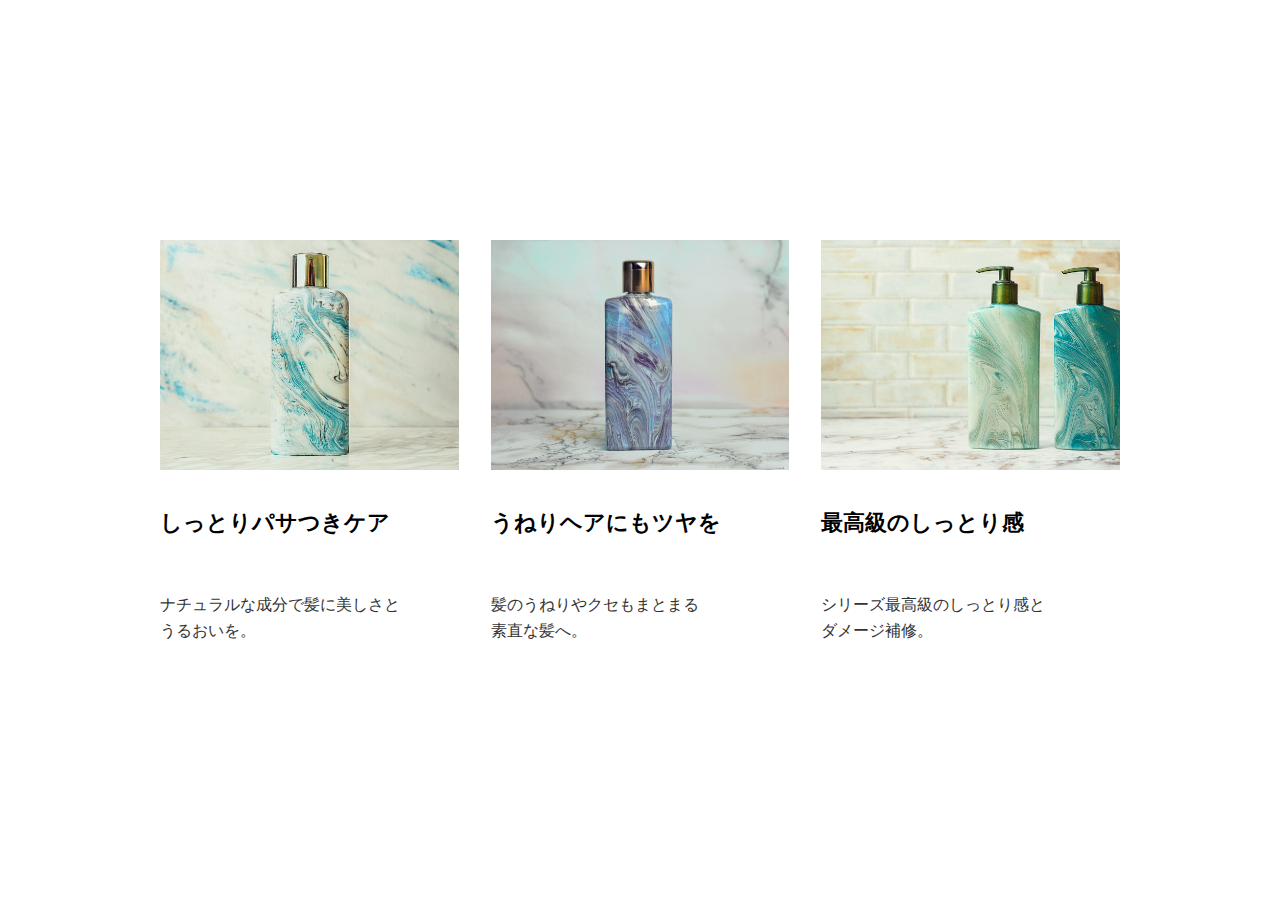
<file: product.html>
<!DOCTYPE html>
<html lang="ja">
  <head>
    <meta charset="UTF-8" />
    <meta http-equiv="X-UA-Compatible" content="IE=edge" />
    <meta name="viewport" content="width=device-width, initial-scale=1" />
    <title>-Product Information-</title>
    <link rel="stylesheet" href="./style3.css" />
  </head>
  <body>
    <div class="container">
      <ul class="item">
        <li class="list">
          <div class="image">
            <img src="./img/product1.png" alt="商品１" />
          </div>
          <h3 class="title">しっとりパサつきケア</h3>
          <p class="content">
            ナチュラルな成分で髪に美しさと<br />うるおいを。
          </p>
        </li>
        <li class="list">
          <div class="image">
            <img src="./img/product2.png" alt="商品2" />
          </div>
          <h3 class="title">うねりヘアにもツヤを</h3>
          <p class="content">髪のうねりやクセもまとまる<br />素直な髪へ。</p>
        </li>
        <li class="list">
          <div class="image">
            <img src="./img/product3.png" alt="商品３" />
          </div>
          <h3 class="title">最高級のしっとり感</h3>
          <p class="content">
            シリーズ最高級のしっとり感と<br />ダメージ補修。
          </p>
        </li>
      </ul>
    </div>
  </body>
</html>
</file>
<file: style3.css>
body {
  overflow-x: hidden;
  display: flex;
  /* flexboxレイアウト */
  justify-content: center;
  /* 水平方向中央揃え */
  align-items: center;
  /* 垂直方向中央揃え */
  min-height: 100vh;
  /* 画面全体の高さ確保 */
  margin: 0;
  /* デフォルトmarginリセット */
}

ul {
  padding: 0;
  list-style: none;
}

a {
  background: transparent;
  text-decoration: none;
  color: inherit;
}
/* ===================================

Card CSS

=================================== */
.container {
  width: 100%;
  padding: 10rem 1rem;
}

ul.item {
  list-style: none;
  display: flex;
  justify-content: center;
  max-width: 960px;
  margin: 0 auto;
}

li.list {
  width: 33.3%;
  min-height: 420px;
  margin-right: 2rem;
  display: flex;
  flex-direction: column;
}

li.list:last-child {
  margin-right: 0;
}

div.image {
  width: 100%;
  height: 230px;
}

div.image img {
  width: 100%;
  height: 100%;
  object-fit: cover;
}

h3.title {
  padding: 1rem 0;
  font-weight: bold;
  font-size: 22px;
}

p.content {
  line-height: 1.6;
  color: #333;
}

a.btn {
  display: inline-block;
  text-decoration: under-line;
  font-weight: bold;
  font-size: 20px;
  color: #e4c140;
  margin-top: auto;
}

a.btn:hover {
  opacity: 0.8;
}

/* =======================================
  
  SmartPhone
  
  ======================================= */
@media screen and (max-width: 956px) {
  ul.item {
    flex-wrap: wrap;
    max-width: 420px;
  }

  li.list {
    width: 100%;
    min-height: 400px;
    margin-right: 0;
    margin-bottom: 3rem;
  }

  li.list:last-child {
    margin-bottom: 0;
  }
}
</file>
